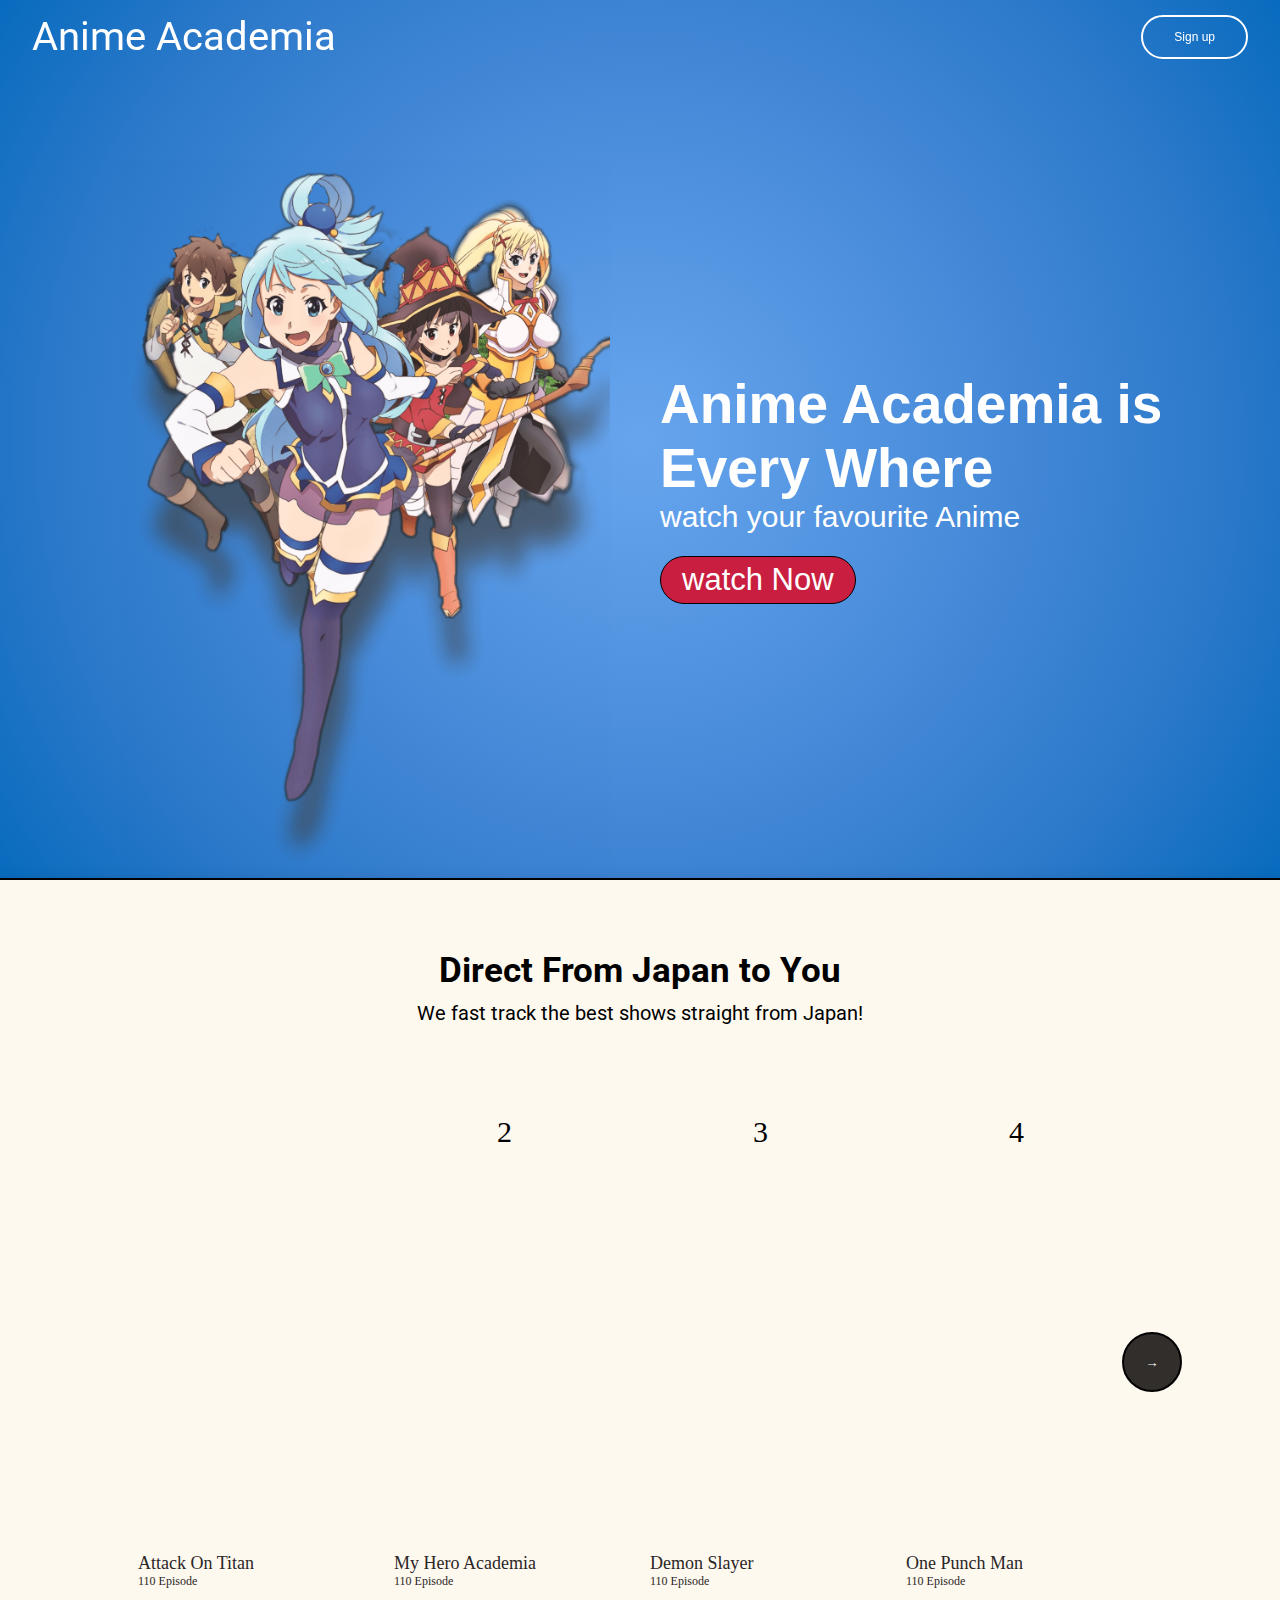
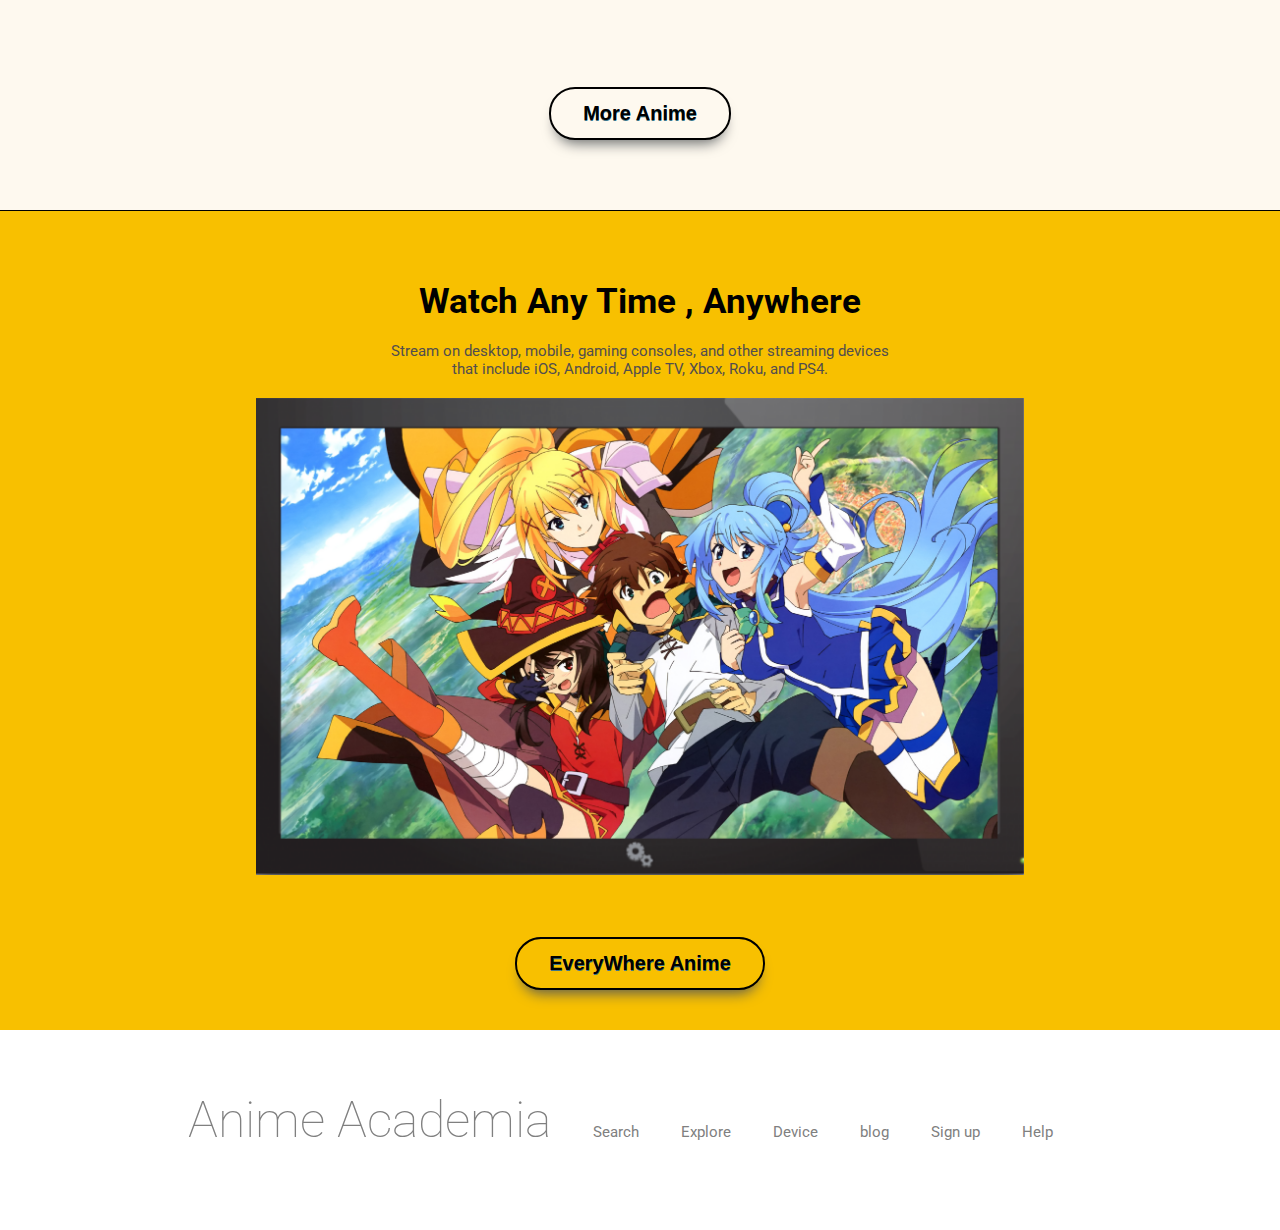
<file: index.html>
<!--Date : 8-4-22

           This  project is complete 
           Bugs: no more buges
           thanks for reading

                -->


<!DOCTYPE html>
<html lang="en">

<head>
  <meta charset="UTF-8">
  <meta http-equiv="X-UA-Compatible" content="IE=edge">
  <meta name="viewport" content="width=device-width, initial-scale=1.0 ,user-scalable=0">
  <meta name="theme-color" content="#2075c6v">

  <title>My Anime Academia</title>

  <!------------------- links for google fonts ------------------------>

  <link rel="preconnect" href="https://fonts.googleapis.com">
  <link rel="preconnect" href="https://fonts.gstatic.com" crossorigin>
  <link href="https://fonts.googleapis.com/css2?family=Roboto&display=swap" rel="stylesheet">

  <!------------------------- Jquery link -------------------------- -->
  <script src="https://ajax.googleapis.com/ajax/libs/jquery/3.6.0/jquery.min.js"></script>


  <!-------------------------- MY style ssheeet ------------------------>
  <link rel="stylesheet" href="style.css">
</head>

<body>


   <!------------------------------NAVBAR CODE-=------------------------>

  
   <nav id="navBar">
    <a href="#" class=" brand" >Anime Academia</a>
    <a href="#" class="sign">Sign up</a>
   </nav>
  

   <div class="background-container">

   <section id="title">
    <div class="title-text">
      <h1>Anime Academia is Every Where </h1>
      <p>watch your favourite Anime</p>
      <button>watch Now</button>
    </div>
  
  </section>
</div>
  <!---------------------------SECOMD SECTION-----------------------
  ---------------------------- SLidER SECTION----------------------->


  <section id="secondSection">
    <div class="text-container">
      <h1>Direct From Japan to You</h1>
      <p>We fast track the best shows straight from Japan!</p>
    </div>
    <iframe src="slider.html" class="slider" id="slider" style="height: 60rem;
       width: 100%;" scrolling="no">
    </iframe>

    <br>

    <a href="#"><button class="moreBtn">More Anime</button></a>

  </section>


  <!------------------- THIRD SECTION TV SECTION------------------------- -->


  <section id="thirdSection">
    <div class="third-Header">
      <h1>Watch Any Time , Anywhere</h1>
      <p>Stream on desktop, mobile, gaming consoles, and other streaming devices <br>
        that include iOS, Android, Apple TV, Xbox, Roku, and PS4.</p>
    </div>

   
    <img class="tv-image1" src="anitv2.png">
    <img class="tv-image2" src="tv2.png">
    <br>
    <a href="#"><button class="third-btn">EveryWhere Anime</button></a>

  </section>


  <!----------------------- FOOTER SECTION--------------------------- -->


  <footer>
    <section id="footer-section">
      <div class="footer-line">
        <a href="#" id="footer-logo" style="font-weight: 100;">Anime Academia</a>
        <a href="#">Search</a>
        <a href="#">Explore</a>
        <a href="#">Device</a>
        <a href="#">blog</a>
        <a href="#">Sign up</a>
        <a href="#">Help</a>
      </div>
      <!-- <div class="icon-group">
        <a href="#">O</a>
        <a href="#">O</a>
        <a href="#">O</a>
      </div> -->

      <!-- <p class="copyright-text">Brought to you by Madman Anime Group Pty Ltd. ABN 50 615 305 587. Level 2, 289 Wellington Parade South, East Melbourne, Victoria 3002, Australia. © AnimeLab ™ 2021</p>
       -->
    </section>
  </footer>
  <script src="script.js"></script>
</body>

</html>
</file>
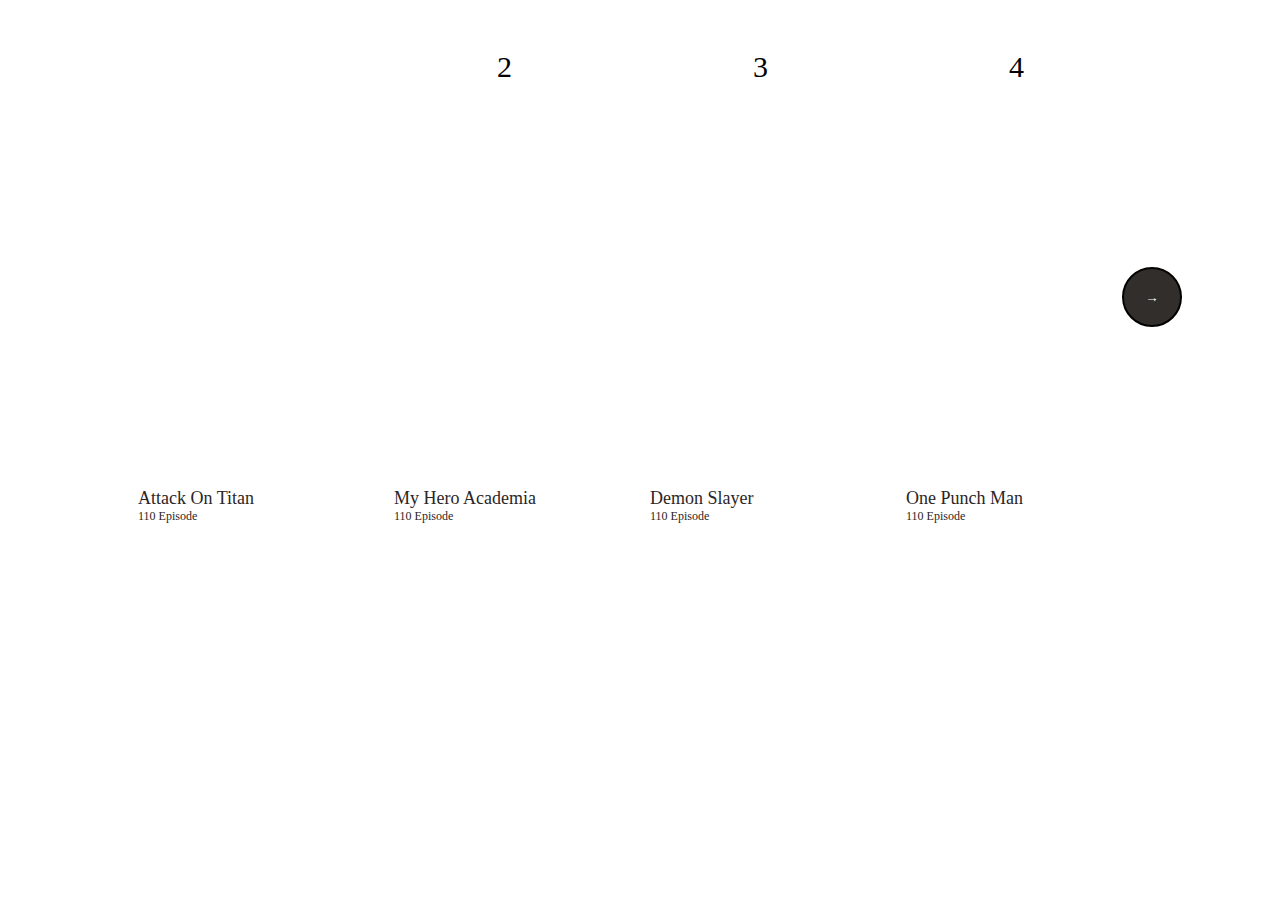
<file: slider.html>
<!DOCTYPE html>
<html lang="en">

<head>
    <meta charset="UTF-8">
    <meta http-equiv="X-UA-Compatible" content="IE=edge">
    <meta name="viewport" content="width=device-width, initial-scale=1.0">
    <title>complete slider</title>
    <link rel="stylesheet" href="slider.css">
</head>

<body>
    <div class="carousel-container">
        <div class="container-inner">
            <div class="track">
                <div class="card-container">
                    <div class="card">
                        <div class="img img1"></div>
                        <div class="info">
                            <p class="name">Attack On Titan</p>
                            <p class="episode">110 Episode</p>
                        </div>
                    </div>
                </div>

                <div class="card-container">
                    <div class="card">
                        <div class="img img2">2</div>
                        <div class="info">
                            <p class="name">My Hero Academia</p>
                             <p class="episode">110 Episode</p>
                        </div>
                    </div>
                </div>

                <div class="card-container">
                    <div class="card">
                        <div class="img img3">3</div>
                        <div class="info">
                            <p class="name">Demon Slayer</p>
                             <p class="episode">110 Episode</p>
                        </div>
                    </div>
                </div>

                <div class="card-container">
                    <div class="card">
                        <div class="img img4">4</div>
                        <div class="info">
                            <p class="name">One Punch Man</p>
                             <p class="episode">110 Episode</p>
                        </div>
                    </div>
                </div>

                <div class="card-container">
                    <div class="card">
                        <div class="img img5">5</div>
                        <div class="info">
                            <p class="name">Death Note</p>
                             <p class="episode">110 Episode</p>
                        </div>
                    </div>
                </div>

                <div class="card-container">
                    <div class="card">
                        <div class="img img6">6</div>
                        <div class="info">
                            <p class="name">The God of high School</p>
                             <p class="episode">110 Episode</p>
                        </div>
                    </div>
                </div>

                <div class="card-container">
                    <div class="card">
                        <div class="img img7">7</div>
                        <div class="info">
                            <p class="name">title 1</p>
                             <p class="episode">110 Episode</p>
                        </div>
                    </div>
                </div>

                <div class="card-container">
                    <div class="card">
                        <div class="img img8">8</div>
                        <div class="info">
                            <p class="name">title 1</p>
                             <p class="episode">110 Episode</p>
                        </div>
                    </div>
                </div>

                <div class="card-container">
                    <div class="card">
                        <div class="img img9">9</div>
                        <div class="info">
                            <p class="name">title 1</p>
                             <p class="episode">110 Episode</p>
                        </div>
                    </div>
                </div>

                <div class="card-container">
                    <div class="card">
                        <div class="img img10">11</div>
                        <div class="info">
                            <p class="name">title 1</p>
                             <p class="episode">110 Episode</p>
                        </div>
                    </div>
                </div>

                <div class="card-container">
                    <div class="card">
                        <div class="img img11">12</div>
                        <div class="info">
                            <p class="name">title 1</p>
                             <p class="episode">110 Episode</p>
                        </div>
                    </div>
                </div>

                <div class="card-container">
                    <div class="card">
                        <div class="img img12">13</div>
                        <div class="info">
                            <p class="name">title 1</p>
                             <p class="episode">110 Episode</p>
                        </div>
                    </div>
                </div>

                <div class="card-container">
                    <div class="card">
                        <div class="img img13">14</div>
                        <div class="info">
                            <p class="name">title 1 </p>
                             <p class="episode">110 Episode</p>
                        </div>
                    </div>
                </div>
            </div>
        </div>
        <div class="nav">
            <button class="prev">&#8592</button>
            <button class="next">&#8594 </button>
        </div>
    </div>

    <script src="slider.js"></script>
</body>

</html>
</file>
<file: style.css>
/* https://colorhunt.co/palette/3db2ffffeddaffb830ff2442 */


		/* Tile section */
*{
	margin: 0;
	padding: 0;
	box-sizing: border-box;
}

html{
    font-size: 62.5%;
   }

body{
    font-family: 'Roboto', sans-serif;
    background-image: radial-gradient(circle, #67a5ee, #5596e2, #4287d6, #2c79ca, #086bbe);
   } 

nav{
    background-color: transparent;
    padding-top: 1.3rem;
    padding-bottom: 1.3rem;
    width: 100%;
	display: flex;
	justify-content: space-between;
     color: white;
	/* transition: 0.2s; */
	position: fixed;
/*  box-shadow: 0 4px 8px 0 rgba(0, 0, 0, 0.2), 0 6px 20px 0 rgba(0, 0, 0, 0.19); */
}

.floatingNav {
    /* background-color: #117ace!important; */
    background: rgb(17,122,206);
    background: linear-gradient(282deg, rgba(17,122,206,1) 0%, rgba(17,122,206,0.742734593837535) 41%, rgba(17,122,206,0.938813025210084) 68%, rgba(17,122,206,1) 100%);
    border-radius: 2px;
    box-shadow: 0 4px 8px 0 rgba(0, 0, 0, 0.2), 0 6px 20px 0 rgba(0, 0, 0, 0.19); 
  }

a{
	text-decoration: none;
	color: #312f2f;
}

nav .brand{
	padding-left: 0.2rem;
    margin-left: 3rem;
	font-size: 4.5rem;
	color: white;

}

.sign {
     margin-top: auto;
	margin-bottom: auto;
    margin-right: 3.2rem;
    background-color:transparent;
    border-radius:28px;
    border:2px solid white;
    display:inline;
    cursor:pointer;
    color:white;
    font-family:Arial;
    font-size: 1.2rem;
    padding:1.3rem 3.1rem;
    text-decoration:none;
    float: right;

}

.sign:hover {
    background-color:white;
    color:#117ace ;
    box-shadow: 0 0 50px #fcfcfc
}

.sign:active {
    position:relative;
    top:0.1rem;

}

 /*************** title SECTION *********************/
    
 .background-container{
    background-image: radial-gradient(circle, #67a5ee, #5596e2, #4287d6, #2c79ca, #086bbe);
 }
#title{
    
    background-image: url("konosubeBg.png");
    background-repeat: no-repeat;
    background-size: 55rem;
    background-position-x: 12rem;
    background-position-y: 11rem; 
    border-bottom: 2px solid black;
    padding-top: 0.2rem;
    padding-bottom: 22.7rem;
	font-family: sans-serif;
	justify-content: space-between;
    display: flex;
    width: auto;
    color: white;
    margin: auto;
    height: 88rem;
    position: static;
    /* height: 100vh;
    position: static;
     */
}

.title-text{
    /* margin-top: 16rem; */
    /* transform: translateY(28%); */
    
    padding-top: 20rem;
    margin-left: auto;
    margin-right:7rem;
    margin-top: 20rem;
    width: 74rem; 
    display: inline-block;
    position: static;

    
   }


#title h1  {
    font-size: 5.6rem;
	margin: auto;
    color: white;
    position: static;
 
  
}

#title p{
    font-size: 3rem;
	margin: auto;
    color: white;
    
 
  
}

#title button{
    font-size: 3.1rem;
    padding: 0.5rem 2.1rem;
    border-radius:2.8rem;
    margin-left: 0rem;
    margin-top: 2.2rem;
    border: 2px solid gray;
    background-color: #c91e40 ;
    border: 1px solid black;
    color: white;

   }

#title button:hover{
    /* box-shadow: 0 4px 8px 0 rgb(116, 13, 13), 0 6px 20px 0 rgb(194, 28, 28); */
    box-shadow: 0 0 50px #fff ;
    background: #df0b36;
    
    color: white;
   }

   #title .button:active {
    position:relative;
    top:1px;
    }




      /************* SCREEN MEDIA *************/
      @media only screen and (max-width: 1460px) {
      .title-text{
        margin-left:75rem;
      }
      }


@media only screen and (max-width: 1340px) {
           
    #title{
    background-size: 49rem;
    background-position-y: 16rem;
    }
    .title-text{
    margin-left: 66rem;
    margin-top: 17rem;
    }

    #title h1 {
    font-size: 5.5rem;
    }

    nav .brand{
    font-size: 4rem;
    }

    }


@media only screen and (max-width: 1120px) {
         
    #title{
    background-position: bottom;
    background-size: 40rem;
    padding-bottom: 19.7rem;
    background-position-y: 10rem; 
       
    }

    #title h1 {
     font-size: 4rem;
    }

    .title-text{
    text-align: center;
    margin-top: 49rem;
    margin-left: auto;
    margin-right: auto;   
    width: 53rem;
    display: inline-block;
    padding-top: 0;

 
    }


    #title button{
    text-align: center;
    }

}

   
@media only screen and (max-width: 998px) {

    html{
    font-size: 55%;
     }
    #title{  
    text-align: center;
    background-size: 40rem;
    /* height: 100vh; */
    background-position-y: 21rem;
                 
    }

        

    .title-text{
    margin-top: auto;
     margin-left: auto;
    margin-right: auto;   
    width: 53rem;
    display: inline-block;
    padding-top: 0;
          
    }

    .sign{
    font-size: 2.2rem;
    }
    
    }
    @media only screen and (max-width: 760px) {
     #title p{
         font-size: 2rem;
     }
   
    }


@media only screen and (max-width: 469px) {
    nav {    
    padding-top: 2.3rem;
    padding-bottom: 2.3rem;
    box-shadow: 0 4px 8px 0 rgba(0, 0, 0, 0.2), 0 6px 20px 0 rgba(0, 0, 0, 0.19); 
    position: absolute;
    }

    nav .brand{
    font-size: 2.6rem;
    margin-top: 0.5rem;
    }

    .floatingNav {
    background-color: transparent;
    }

    #title{
    padding-bottom: 11rem;
    background-size: 33rem;
    background-position: bottom;
    /* background-position-y: 22rem; */
    height: 76rem;
    }

    .title-text{
    width: 36rem;
    transform: translateY(28%); 
    }

    #title h1{
    font-size: 3rem;
    }

    #title button{
    font-size:2rem ;
    }

    .sign{
    font-size: 1.4rem;
    }

}




@media only screen and (max-width: 322px) {
   

    .title-text{
    width: 32rem;
    }

     
    .sign{
    font-size: 1rem;

    }

   nav .brand{
    font-size:2.3rem ;
    }

    

}

@media only screen and (max-width: 282px) {
      
    .title-text{
    width: 23rem;
    }
     
    .sign{
    font-size: 1rem;

    }

   nav .brand{
    font-size:1.9rem ;
    }

}



    /*****************SECOND SECTION***********/
    /*****************VIDEO SECTION************/


    #secondSection{
    background-color:#FEF9EF ;
    text-align: center;
    justify-content: center;
    padding: 7rem 1rem 7rem 1rem;
    border-bottom: 1px solid black;
    box-shadow: 0 4px 8px 0 rgba(0, 0, 0, 0.2), 0 6px 20px 0 rgba(0, 0, 0, 0.19); 
  
    }

    #secondSection .text-container{
    color: black;
    display: inline-block;
    border-radius: 20px 20px 0px 0px;
    }
  
    #secondSection h1{
    font-size: 3.5rem;
    
    }

    #secondSection p{
    font-size: 2rem;
    margin-top: 1rem;
    }

    #secondSection .slider{
    padding-top: 4rem;
    text-align: center;
    overflow-x: hidden;
    border: none;
     
    }

  

    #secondSection .moreBtn{
    box-shadow: 0px 10px 14px -7px #646768;
    background:transparent;
    background-color:transparent;
    border-radius:26px;
    border: 2px solid black;
    display:inline-block;
    cursor:pointer;
    color:black;
    font-family:Arial;
    font-size:20px;
    font-weight:bold;
    padding:13px 32px;
    text-decoration:none;
    text-shadow:0px 1px 0px #3d768a;
    margin-top: 6rem;
    }

    #secondSection .moreBtn:hover {
    background:linear-gradient(to bottom, #0d0d0e 5%, #111111 100%);
    color: white;
    box-shadow: 0 0 50px #000000 ;
    
    }

    #secondSection .moreBtn:active {
    position:relative;
    top:1px;
    }
    


    @media only screen and (max-width: 500px) {
        #secondSection h1{
        font-size: 3rem;
            
        }

        #secondSection p{
        font-size: 1.8rem;
        }

        #secondSection .moreBtn{
        margin-top: 1rem;
        font-size: 11px;
        }


    }

    @media only screen and (max-width: 340px) {
      #secondSection .slider{
          height: 53rem;
      }

    }
 /*********************** THIRD SECTION ***************************
 ************************ TV SECTION ***************************** */

 #thirdSection{
     background-color: #F8C000;
     padding: 7rem 0 4rem 0;
     text-align: center;
     overflow-x: hidden;
 }

 

 .third-Header h1{
   font-size: 3.5rem;

 }

 .third-Header p {
     font-size: 1.5rem;
     margin-top: 2rem;
     color: rgb(82, 78, 78);
     margin-bottom: 2rem;
 }

#thirdSection .tv-image1{
    width: 60%;
    /* margin-left: -16rem;
    margin-top: -9rem; */
}

#thirdSection .tv-image1:hover{
content:url("konotv4.gif");
cursor: pointer;
}

#thirdSection .tv-image2{
    display: none;
}

#thirdSection .third-btn{
    box-shadow: 0px 10px 14px -7px #555858;
    background:transparent;
    background-color:transparent;
    border-radius:26px;
    border: 2px solid black;
    display:inline-block;
    cursor:pointer;
    color:black;
    font-family:Arial;
    font-size:20px;
    font-weight:bold;
    padding:13px 32px;
    text-decoration:none;
    text-shadow:0px 1px 0px #3d768a;
    margin-top: 6rem;
}

#thirdSection .third-btn:hover {
    background:linear-gradient(to bottom, #0d0d0e 5%, #0d0d0e 100%);
   
    color: white;
    }

.third-btn:active {
    position:relative;
    top:1px;
    }

    @media only screen and (max-width: 1108px) {

        #thirdSection .tv-image1{
           width: 80%;
        }
    }

    @media only screen and (max-width: 908px) {

        #thirdSection .tv-image1{
          display: none;
        }

        #thirdSection .tv-image2{
            display: block;
            text-align: center;
            margin-top: 10rem;
            margin-left: auto;
            margin-right: auto;
        }
    }

    @media only screen and (max-width: 908px) {
        #thirdSection .tv-image2{
        width: 80%;
        }    
    }

    @media only screen and (max-width: 500px) {

        .third-Header h1{
            font-size: 3rem;
        }

        .third-Header p {
            padding: 0 1rem 0 1rem;
        }

        #thirdSection .third-btn {
        font-size: 11px;
        }


    }
    @media only screen and (max-width: 460px) {
        .third-Header h1{
            font-size: 2.8rem;

        }
        .third-Header p {
        justify-content: left;
        font-size: 18px;
        }
      
  
    }


    /* *************            FOOOTER SECTIOB             *********************
       **************           fourth section             ******************** */


    #footer-section{
        background-color: white;
        padding: 4rem 1rem 3rem 1rem;
        text-align: center;

    }

    #footer-section .footer-line{
     padding-bottom: 3rem;
    }

    #footer-section .footer-line a{
        font-size: 1.5rem;
        margin-right: 4rem;
        text-align: center;
        display: inline;
        color: gray;
        padding-top: 1rem;
        line-height: 2;
    }

    #footer-section #footer-logo{
        font-size: 5rem;
        font-weight: bolder;
    }

    #footer-section .icon-group{
        font-size: 2rem;
        font-weight: lighter;
        color: gray;
    }

    .copyright-text{
        padding-top: 1rem;
        color: gray;
        line-height: 1.9;
        
    }

    @media only screen and (max-width: 720px) {
     
    #footer-section #footer-logo{
     display: block;
     font-size: 33px;
     margin: auto;
    }

}
</file>
<file: slider.css>
.carousel-container {
    width: 1540px;
    margin: 50px auto;
    min-height: 200px;
    position: relative;
}

.carousel-container .container-inner {
    overflow: hidden;
}

.carousel-container .track {
    display: inline-flex;
    transition: transform 0.3s;
}

.carousel-container .card-container {
    width: 256px;
    height: 494.48px;
    flex-shrink: 0;
    padding-right: 15px;
    box-sizing: border-box;
}

.carousel-container .card-container .card {
    width: 100%;
    height: 100%;
    border: 0px solid gold;
    box-sizing: border-box;
    border-radius: 20px;
    display: flex;
    flex-direction: column;

}

.nav button {
    width: 60px;
    height: 60px;
    border-radius: 50px;
    border: 2px solid black;
    position: absolute;
    background: rgb(50 46 43);
    color: white;
    top: 50%;
    transform: translateY(-50%);
    cursor: pointer;
}

.nav button:hover {
   background-color: black;
   color: blue;
}

.nav .prev {
    left: -30px;
    display: none;
}

.nav .prev.show {
    display: block;
}

.nav .next {
    right: -30px;

}

.nav .next.hide {
    display: none;
}

.card>* {
    flex: 1;
}

.card .img {
    display: flex;
    justify-content: center;
    text-align: center;
    font-size: 30px;
    background-position: center;
    background-repeat: no-repeat;
    background-size: cover;
    border-radius: 10px;
}

.card .info {
    flex-basis: 66px;
    background: transparent;
    color: rgb(43, 38, 38);
    flex-grow: 0;
    padding: 10px;
    box-sizing: border-box;
    height: 20px;

}

.card .info .name {
    margin: 0;
    padding: 0;
    font-size: 18px;
}

.card .info .episode {
    margin: 0;
    padding: 0;
    font-size: 12px;
}

.img1 {
    background-image: url("https://cdn.myanimelist.net/images/anime/1000/110531.jpg");
}

.img2 {
    background-image: url("https://0c86e2d1-madman-com-au.akamaized.net/shows/my-hero-academia_portrait-key-art-normal-medium_103852.jpg");
}

.img3 {
    background-image: url("https://0c86e2d1-madman-com-au.akamaized.net/shows/demon-slayer_portrait-key-art-normal-medium_58863.jpeg");
}

.img4 {
    background-image: url("https://0c86e2d1-madman-com-au.akamaized.net/shows/one-punch-man_portrait-key-art-normal-medium_59073.jpeg");
}

.img5 {
    background-image: url("https://0c86e2d1-madman-com-au.akamaized.net/shows/death-note_portrait-key-art-clean-medium_49318.jpeg");
}

.img6 {
    background-image: url(" https://cdn.myanimelist.net/images/anime/1722/107269.jpg");
}

.img7 {
    background-image: url("https://cdn.myanimelist.net/images/anime/1108/121157.jpg");
}

.img8 {
    background-image: url(" https://cdn.myanimelist.net/images/anime/1440/121382.jpg");
}

.img9 {
    background-image: url("https://cdn.myanimelist.net/images/anime/1908/120036.jpg");
}

.img10 {
    background-image: url(" https://cdn.myanimelist.net/images/anime/1612/120636.jpg");
}

.img11 {
    background-image: url(" https://cdn.myanimelist.net/images/anime/1143/121873.jpg");
}

.img12 {
    background-image: url(" https://cdn.myanimelist.net/images/anime/1948/120625.jpg");
}

.img13 {
    background-image: url(" https://cdn.myanimelist.net/images/anime/1825/110716.jpg");
}




/*     
.img7{
background-image: url(" ");
}
        
.img8{
background-image: url(" ");
 }

 .img5{
    background-image: url(" ");
    }

.img5{
background-image: url(" ");
}

.img5{
background-image: url(" ");
}

.img5{
background-image: url(" ");
}

.img5{
background-image: url(" ");
} */

/***   responsive code         ***/


@media screen and (max-width: 1581px) {
    .carousel-container {
        width: 1280px;


    }

}

@media screen and (max-width: 1340px) {
    .carousel-container {
        width: 1024px;

    }
}

@media screen and (max-width: 1082px) {
    .carousel-container {
        width: 768px;
        margin: 50px auto;
    }
}

@media screen and (max-width:910px) {
    .nav button {
        transform: translateY(-108%);
        top: -9px;
        width: 50px;
        height: 30px;
    }

    .nav .next {
        right: 6px;
    }

    .nav .prev {
        left: 629px;
    }
}

@media screen and (max-width: 820px) {
    .carousel-container {
        width: 522px;
        margin: 50px auto;
    }

    .carousel-container .card-container {
        width: 256px;
        height: 480.48px;
    }

    .nav .next {
        right: 6px;
    }

    .nav .prev {
        left: 405px;
    }
}



@media screen and (max-width: 583px) {
    .carousel-container {
        width: 467px;
        margin: 50px auto;
    }

    .carousel-container .card-container {
        width: 232px;
    }

    .nav .prev {
        left: 353px;
    }
}

@media screen and (max-width: 535px) {
    .carousel-container {
        width: 417px;
        margin: 50px auto;
    }

    .carousel-container .card-container {
        width: 210px;
    }

    .nav .prev {
        left: 302px;
    }

}

@media screen and (max-width: 487px) {
    .carousel-container {
        width: 380px;
        margin: 50px auto;
    }

    .carousel-container .card-container {
        width: 190px;
        height: 376px;
    }

    .nav .prev {
        left: 260px;
    }
}

@media screen and (max-width: 440px) {
    .carousel-container {
        width: 338px;
        margin: 50px auto;
    }

    .carousel-container .card-container {
        width: 169px;
        height: 376px;
    }

    .nav .prev {
        left: 216px;
    }

    .card .info .name {
        font-size: 15px;
    }
}

@media screen and (max-width: 360px) {

    .carousel-container {
        width: 330px;
    }

    .carousel-container .card-container {
        width: 172px;
        height: 366px;
    }

    .nav button {
        transform: translateY(-108%);
        top: -9px;
        width: 50px;
        height: 30px;
    }

    .nav .next {
        right: 6px;
    }

    .nav .prev {
        left: 207px;
    }
}


@media screen and (max-width: 338px) {
    .carousel-container {
        width: 290px;
        margin: 50px auto;
    }

    .carousel-container .card-container {
        width: 151px;
        height: 324px;
    }

    .nav .next {
        right: 6px;
    }

    .nav .prev {
        left: 178px;
    }
}


@media screen and (max-width: 280px) {
    .carousel-container {
        width: 250px;
        margin: 50px auto;
    }

    .carousel-container .card-container {
        width: 144px;

    }

    .nav .next {
        right: 6px;
    }

    .nav .prev {
        left: 138px;
    }
}
</file>
